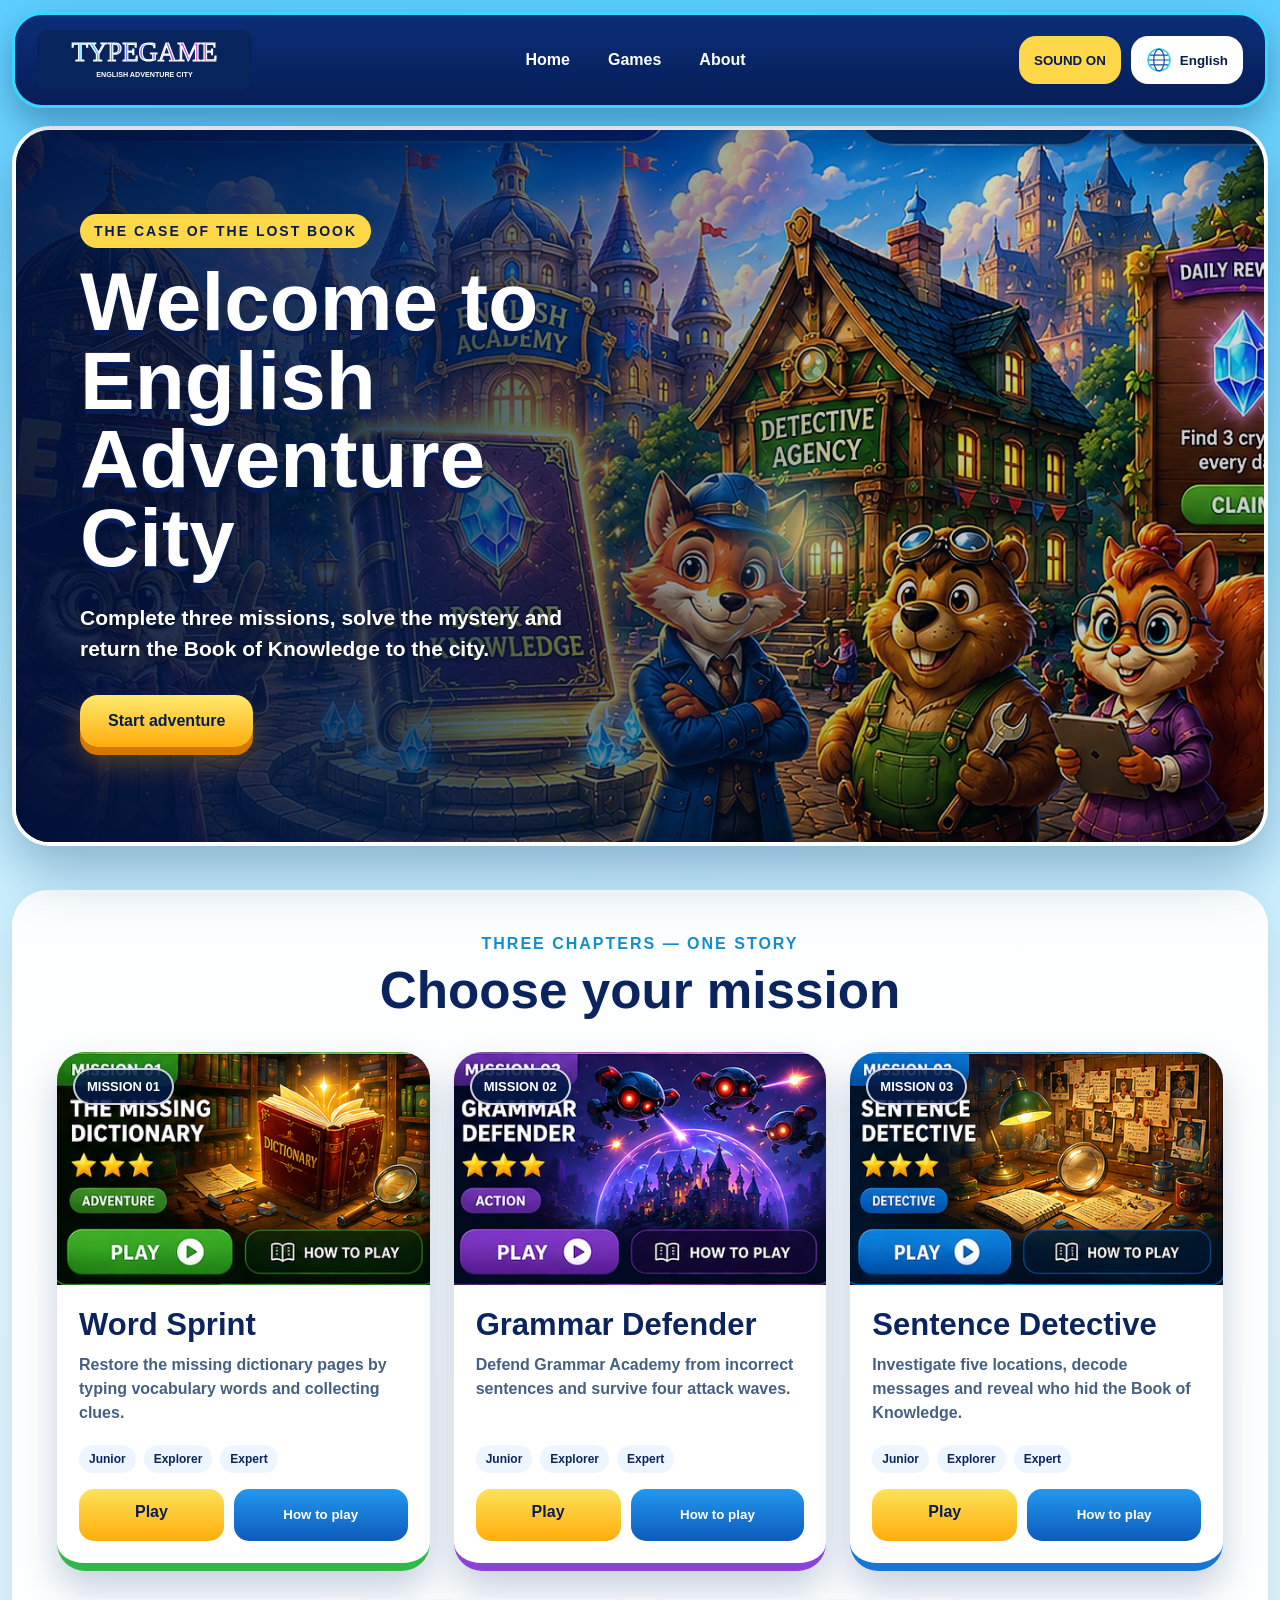
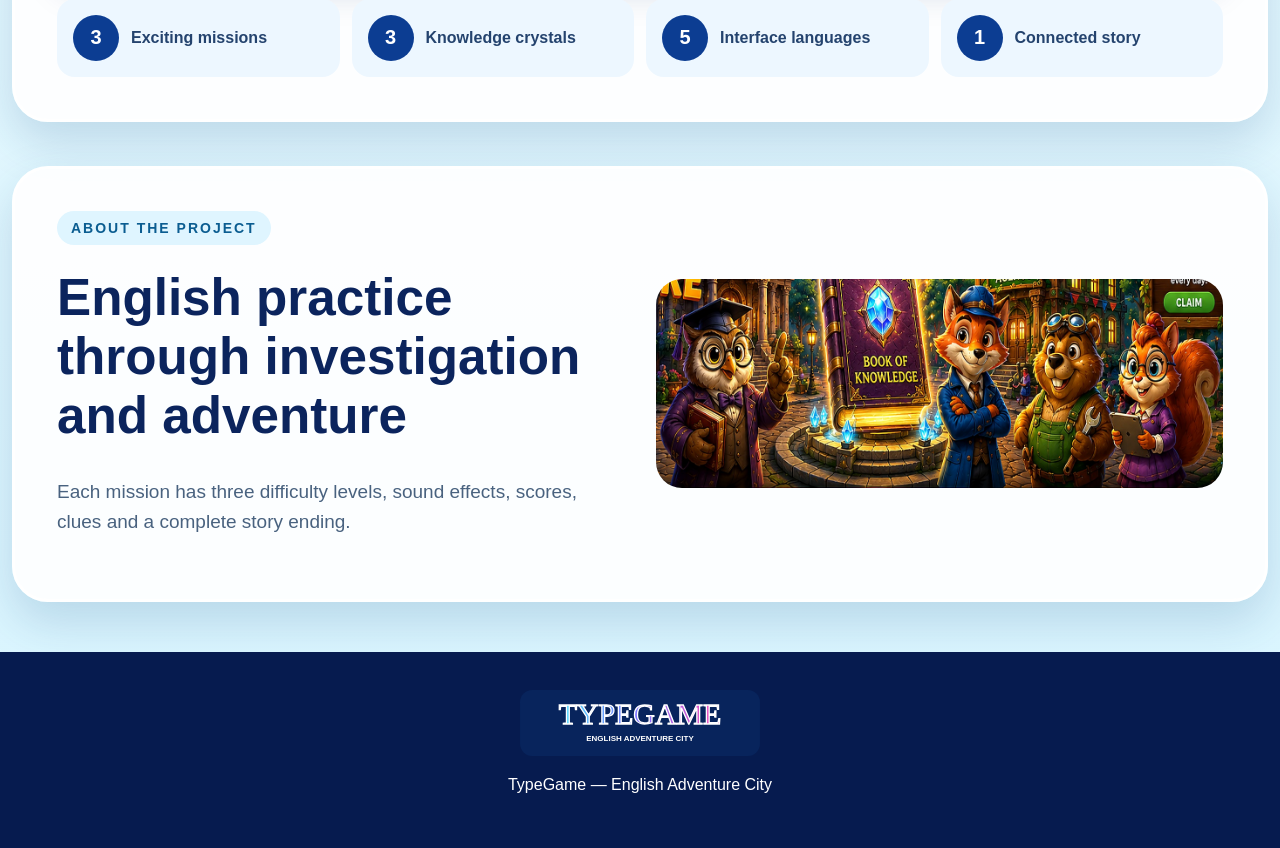
<file: index.html>
<!DOCTYPE html>
<html lang="en" dir="ltr">
<head>
  <meta charset="UTF-8">
  <meta name="viewport" content="width=device-width, initial-scale=1">
  <title>TypeGame — English Adventure City</title>
  <link rel="stylesheet" href="style.css">
</head>
<body>
  <div class="intro" id="intro" aria-hidden="true">
    <img src="images/logo/logo.svg" alt="TypeGame">
    <p>English Adventure City</p>
  </div>

  <header class="site-header">
    <a class="brand" href="#home">
      <img src="images/logo/logo.svg" alt="TypeGame">
    </a>

    <nav aria-label="Main navigation">
      <a href="#home" data-i18n="navHome">Home</a>
      <a href="#games" data-i18n="navGames">Games</a>
      <a href="#about" data-i18n="navAbout">About</a>
    </nav>

    <div class="header-actions">
      <button id="soundToggle" class="sound-toggle" type="button">SOUND ON</button>
      <div class="language">
        <button id="languageButton" class="language-current" type="button" aria-expanded="false">
          <img src="images/icons/globe.svg" alt="">
          <span id="languageLabel">English</span>
        </button>
        <div id="languageMenu" class="language-menu">
          <button type="button" data-lang="en">English</button>
          <button type="button" data-lang="ru">Русский</button>
          <button type="button" data-lang="be">Беларуская</button>
          <button type="button" data-lang="zh">中文</button>
          <button type="button" data-lang="ar">العربية</button>
        </div>
      </div>
    </div>
  </header>

  <main>
    <section class="hero" id="home">
      <img class="hero-art" src="images/hero/hero-city-wow.jpg" alt="English Adventure City">
      <div class="hero-overlay"></div>
      <div class="hero-copy">
        <p class="eyebrow" data-i18n="heroEyebrow">THE CASE OF THE LOST BOOK</p>
        <h1 data-i18n="heroTitle">Welcome to English Adventure City</h1>
        <p class="hero-text" data-i18n="heroText">
          Complete three missions, solve the mystery and return the Book of Knowledge to the city.
        </p>
        <a class="primary-button" href="#games" data-i18n="startAdventure">Start adventure</a>
      </div>
      <div class="book-glow" aria-hidden="true"></div>
    </section>

    <section class="mission-section" id="games">
      <div class="section-heading">
        <p data-i18n="missionLabel">THREE CHAPTERS — ONE STORY</p>
        <h2 data-i18n="chooseMission">Choose your mission</h2>
      </div>

      <div class="mission-grid">
        <article class="mission-card green">
          <div class="mission-image">
            <img src="images/cards/word-sprint-wow.jpg" alt="The Missing Dictionary">
            <span class="mission-number">MISSION 01</span>
          </div>
          <div class="mission-content">
            <h3>Word Sprint</h3>
            <p data-i18n="wordText">Restore the missing dictionary pages by typing vocabulary words and collecting clues.</p>
            <div class="level-row"><span>Junior</span><span>Explorer</span><span>Expert</span></div>
            <div class="mission-actions">
              <a class="play-button" href="games/word-sprint.html" data-i18n="play">Play</a>
              <button class="rules-button" type="button" data-game="word" data-i18n="howToPlay">How to play</button>
            </div>
          </div>
        </article>

        <article class="mission-card purple">
          <div class="mission-image">
            <img src="images/cards/grammar-defender-wow.jpg" alt="Grammar Defender">
            <span class="mission-number">MISSION 02</span>
          </div>
          <div class="mission-content">
            <h3>Grammar Defender</h3>
            <p data-i18n="grammarText">Defend Grammar Academy from incorrect sentences and survive four attack waves.</p>
            <div class="level-row"><span>Junior</span><span>Explorer</span><span>Expert</span></div>
            <div class="mission-actions">
              <a class="play-button" href="games/grammar-defender.html" data-i18n="play">Play</a>
              <button class="rules-button" type="button" data-game="grammar" data-i18n="howToPlay">How to play</button>
            </div>
          </div>
        </article>

        <article class="mission-card blue">
          <div class="mission-image">
            <img src="images/cards/sentence-detective-wow.jpg" alt="Sentence Detective">
            <span class="mission-number">MISSION 03</span>
          </div>
          <div class="mission-content">
            <h3>Sentence Detective</h3>
            <p data-i18n="sentenceText">Investigate five locations, decode messages and reveal who hid the Book of Knowledge.</p>
            <div class="level-row"><span>Junior</span><span>Explorer</span><span>Expert</span></div>
            <div class="mission-actions">
              <a class="play-button" href="games/sentence-detective.html" data-i18n="play">Play</a>
              <button class="rules-button" type="button" data-game="sentence" data-i18n="howToPlay">How to play</button>
            </div>
          </div>
        </article>
      </div>

      <div class="feature-strip">
        <div><strong>3</strong><span data-i18n="featureMissions">Exciting missions</span></div>
        <div><strong>3</strong><span data-i18n="featureCrystals">Knowledge crystals</span></div>
        <div><strong>5</strong><span data-i18n="featureLanguages">Interface languages</span></div>
        <div><strong>1</strong><span data-i18n="featureStory">Connected story</span></div>
      </div>
    </section>

    <section class="about" id="about">
      <div class="about-text">
        <p class="eyebrow" data-i18n="aboutLabel">ABOUT THE PROJECT</p>
        <h2 data-i18n="aboutTitle">English practice through investigation and adventure</h2>
        <p data-i18n="aboutText">Each mission has three difficulty levels, sound effects, scores, clues and a complete story ending.</p>
      </div>
      <img src="images/characters/hero-team.jpg" alt="TypeGame characters">
    </section>
  </main>

  <footer>
    <img src="images/logo/logo.svg" alt="TypeGame">
    <p>TypeGame — English Adventure City</p>
  </footer>

  <div class="modal" id="rulesModal" aria-hidden="true">
    <div class="modal-backdrop"></div>
    <div class="modal-window" role="dialog" aria-modal="true" aria-labelledby="modalTitle">
      <button class="modal-close" id="modalClose" type="button" aria-label="Close">×</button>
      <p class="eyebrow" data-i18n="briefing">MISSION BRIEFING</p>
      <h2 id="modalTitle">How to play</h2>
      <div id="modalText"></div>
      <a class="primary-button" id="modalPlay" href="#" data-i18n="startMission">Start mission</a>
    </div>
  </div>

  <audio id="clickSound" src="sounds/click.wav"></audio>
  <script src="script.js"></script>
</body>
</html>
</file>
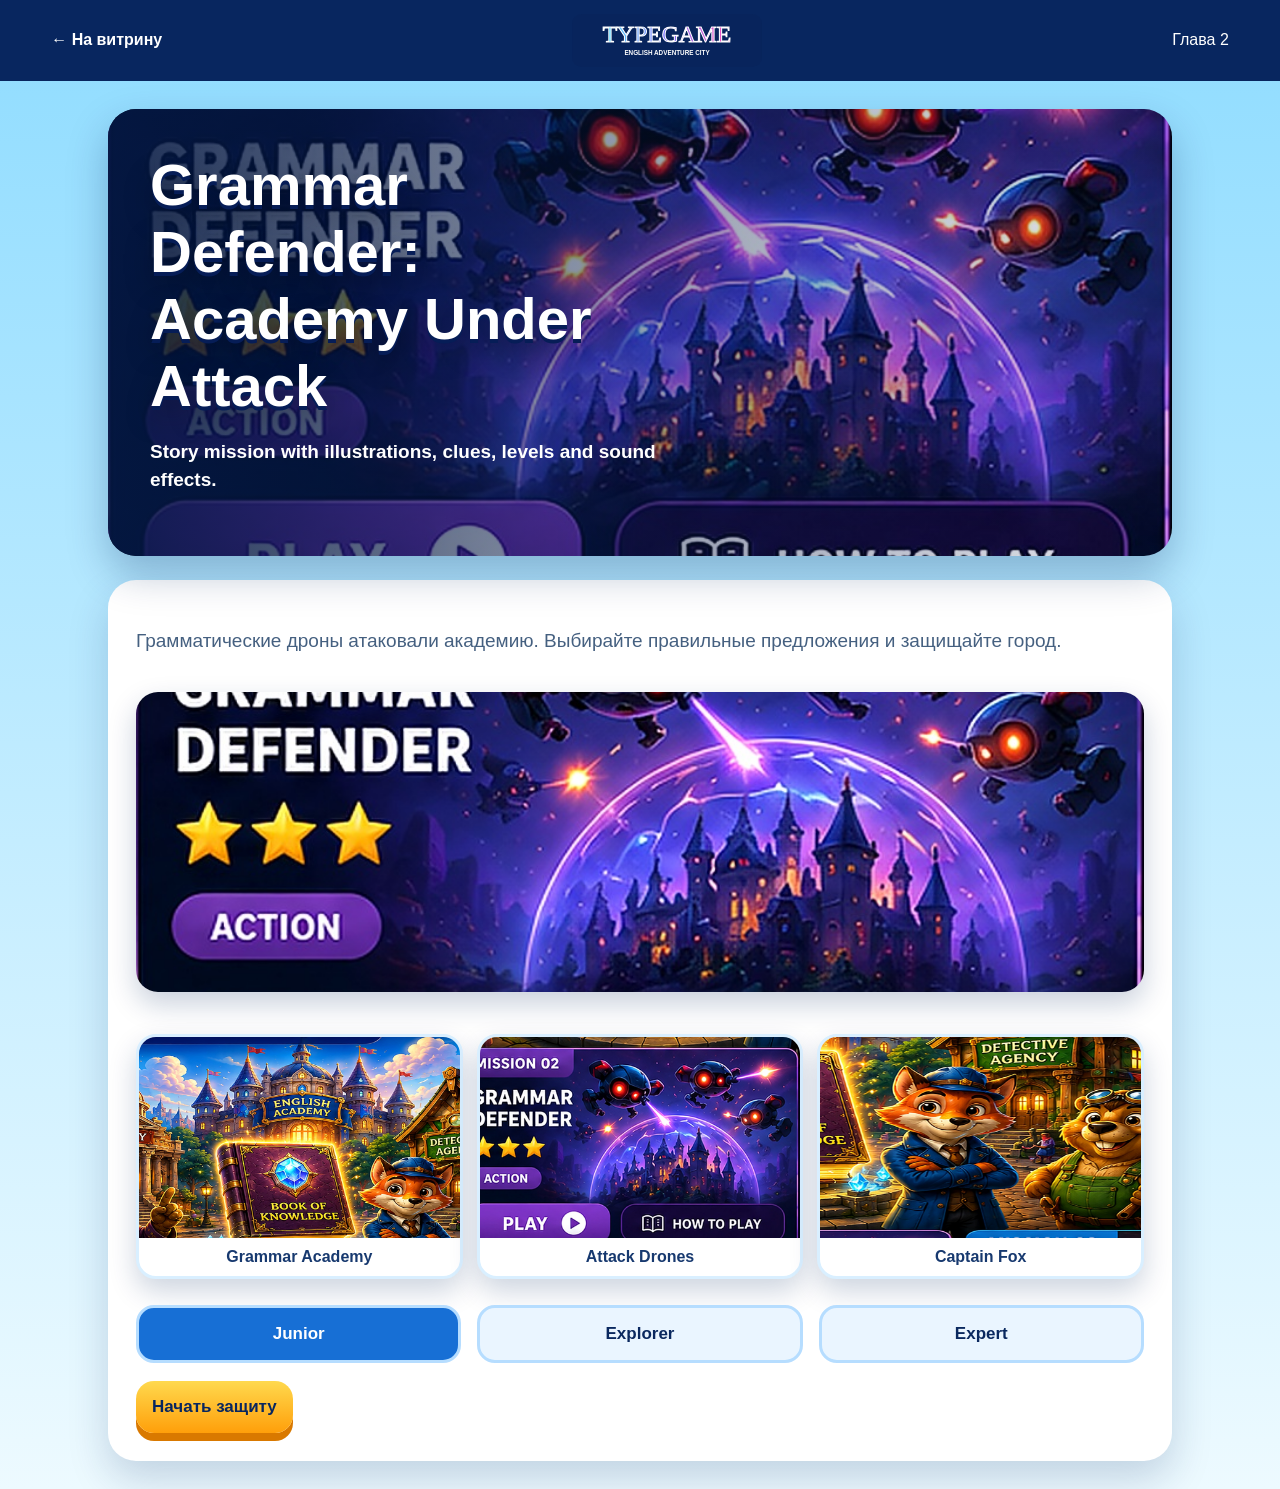
<file: games/grammar-defender.html>
<!DOCTYPE html><html lang="ru"><head><meta charset="UTF-8"><meta name="viewport" content="width=device-width,initial-scale=1"><title>Grammar Defender</title><link rel="stylesheet" href="game.css"></head>
<body><header class="top"><a href="../index.html">← На витрину</a><img class="logo" src="../images/logo/logo.svg" alt="TypeGame"><span>Глава 2</span></header><main class="wrap">
<section class="game-hero game-hero-grammar">
  <div class="game-hero-content">
    <h1>Grammar Defender: Academy Under Attack</h1>
    <p class="lead">Story mission with illustrations, clues, levels and sound effects.</p>
  </div>
</section>
<section class="panel" id="start"><p class="lead">Грамматические дроны атаковали академию. Выбирайте правильные предложения и защищайте город.</p><img class="story-image" src="../images/cards/grammar-defender-wow.jpg" alt="Grammar Defender: Academy Under Attack"><div class="story-gallery"><figure><img src="../images/games/grammar-defender/academy.jpg" alt="Grammar Academy"><figcaption>Grammar Academy</figcaption></figure><figure><img src="../images/games/grammar-defender/drones.jpg" alt="Grammar drones"><figcaption>Attack Drones</figcaption></figure><figure><img src="../images/games/grammar-defender/captain-fox.jpg" alt="Captain Fox"><figcaption>Captain Fox</figcaption></figure></div><div class="choices"><button class="choice active" data-mode="junior">Junior</button><button class="choice" data-mode="explorer">Explorer</button><button class="choice" data-mode="expert">Expert</button></div><br><button class="btn" id="startBtn">Начать защиту</button></section>
<section class="panel hidden" id="game"><div class="mission-scene grammar-scene">
      <div class="mission-scene-text">
        <h2>Defend Grammar Academy</h2>
        <p>Choose the correct sentence before the drones break through the protective shield.</p>
      </div>
    </div><div class="hud"><span>Волна: <b id="wave">1</b>/4</span><span>Очки: <b id="score">0</b></span><span>Защита: <b id="shield">100</b>%</span></div><div class="mission"><h2>Choose the correct sentence</h2></div><div class="targets" id="targets"></div><div class="feedback" id="feedback"></div></section>
<section class="panel result hidden" id="result"><h2 id="resultTitle"></h2><p class="lead" id="resultText"></p><button class="btn" onclick="location.reload()">Сыграть снова</button> <a class="btn" href="../index.html">На витрину</a></section></main>
<audio id="correctSound" src="../sounds/correct.wav"></audio><audio id="wrongSound" src="../sounds/wrong.wav"></audio><audio id="victorySound" src="../sounds/victory.wav"></audio>
<script>
const sets={junior:[['I am happy.','I is happy.','I are happy.'],['She is my friend.','She are my friend.','She am my friend.'],['They are at school.','They is at school.','They am at school.'],['He has a dog.','He have a dog.','He haves a dog.']],explorer:[['The cat is under the table.','The cat are under table.','Cat is under a table.'],['My brother plays football.','My brother play football.','My brother playing football.'],['There are two books.','There is two books.','There be two books.'],['She does not like milk.','She do not likes milk.','She not like milk.']],expert:[['If it rains, we will stay home.','If it will rain, we stay home.','If rain, we will staying home.'],['The homework was finished yesterday.','The homework finished yesterday by me.','The homework were finish yesterday.'],['Neither Tom nor Anna is late.','Neither Tom nor Anna are late.','Neither Tom nor Anna be late.'],['I have lived here for three years.','I live here since three years.','I am living here for three years ago.']]};
let mode='junior',i=0,score=0,shield=100;const start=document.getElementById('start'),game=document.getElementById('game'),result=document.getElementById('result'),targets=document.getElementById('targets');
document.querySelectorAll('.choice').forEach(b=>b.onclick=()=>{document.querySelectorAll('.choice').forEach(x=>x.classList.remove('active'));b.classList.add('active');mode=b.dataset.mode});
const shuffle=a=>[...a].sort(()=>Math.random()-.5);
function draw(){document.getElementById('wave').textContent=i+1;document.getElementById('score').textContent=score;document.getElementById('shield').textContent=shield;const correct=sets[mode][i][0];targets.innerHTML='';shuffle(sets[mode][i]).forEach(t=>{const b=document.createElement('button');b.className='target';b.textContent=t;b.onclick=()=>shoot(t===correct);targets.appendChild(b)})}
function shoot(ok){const f=document.getElementById('feedback');if(ok){score+=150;f.textContent='Точное попадание!';f.className='feedback correct';document.getElementById('correctSound').play().catch(()=>{});i++;if(i>=4)return finish(true)}else{shield-=25;f.textContent='Неверная цель!';f.className='feedback wrong';document.getElementById('wrongSound').play().catch(()=>{});if(shield<=0)return finish(false)}setTimeout(draw,450)}
function finish(win){game.classList.add('hidden');result.classList.remove('hidden');document.getElementById('resultTitle').textContent=win?'Academy saved!':'Defense failed';document.getElementById('resultText').textContent=`Очки: ${score}. Защита: ${shield}%.`;if(win)document.getElementById('victorySound').play().catch(()=>{});localStorage.setItem('typegame_grammar_complete',win?'1':'0')}
document.getElementById('startBtn').onclick=()=>{i=0;score=0;shield=100;start.classList.add('hidden');game.classList.remove('hidden');draw()};
</script></body></html>
</file>
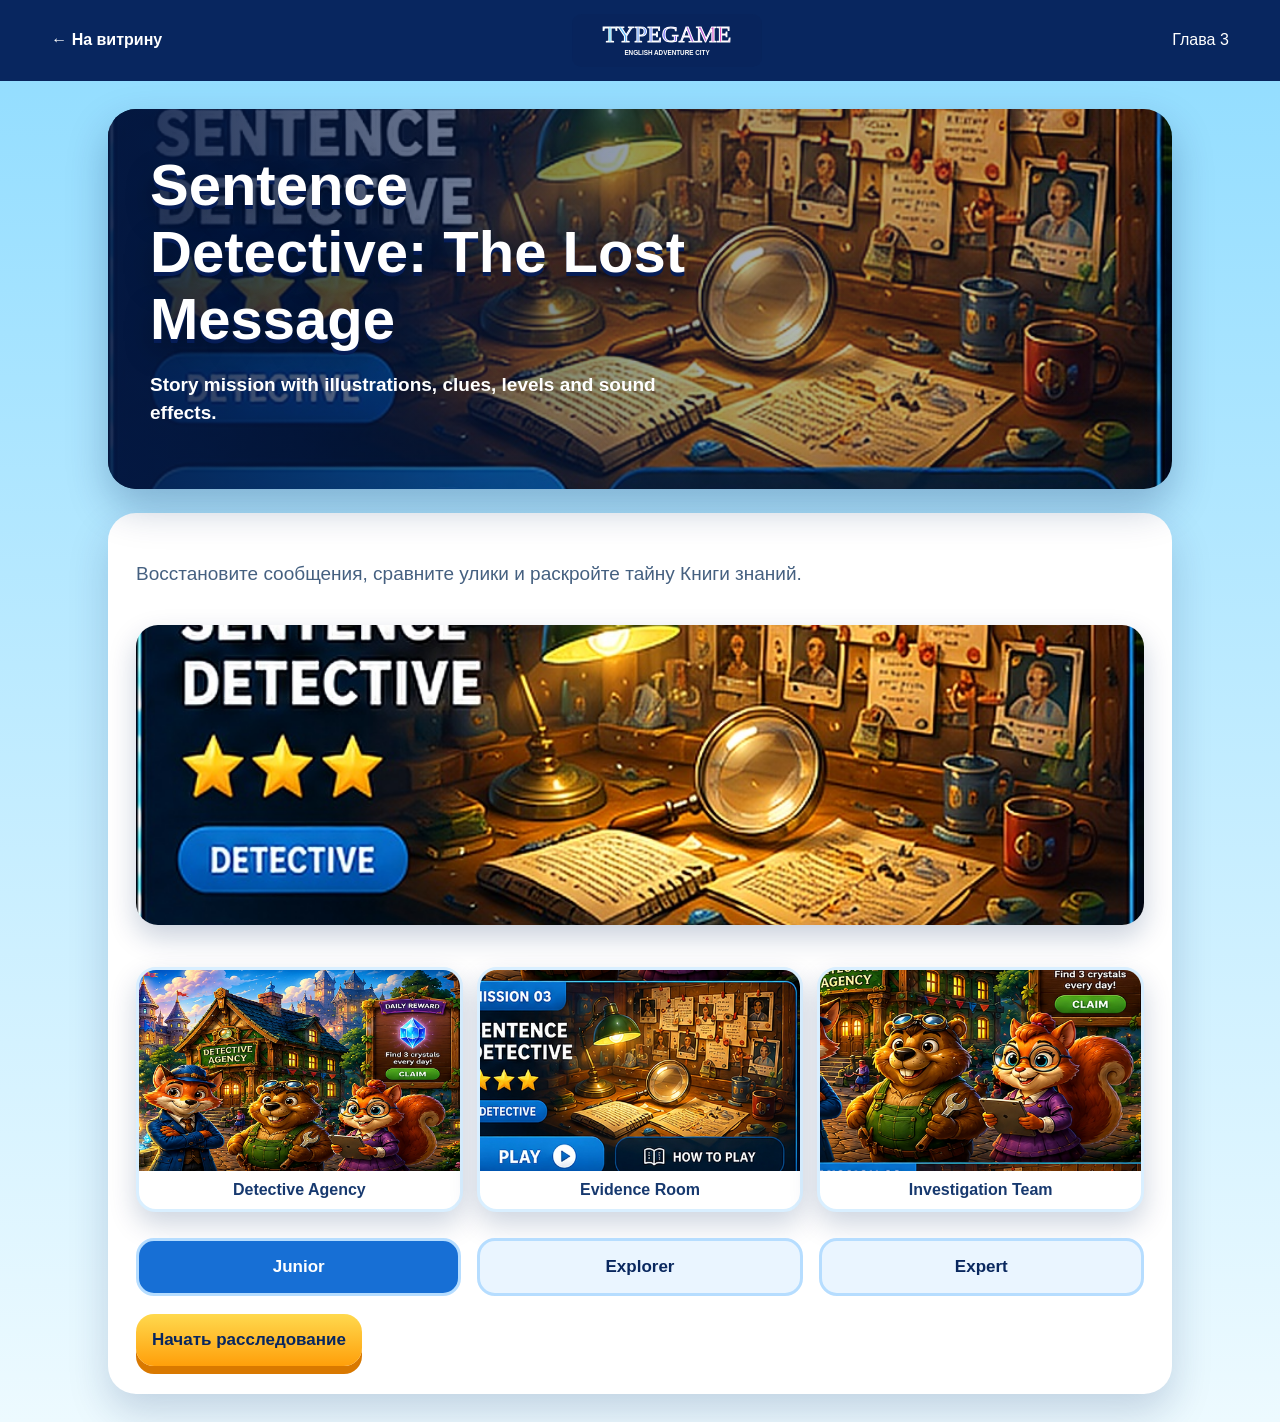
<file: games/sentence-detective.html>
<!DOCTYPE html><html lang="ru"><head><meta charset="UTF-8"><meta name="viewport" content="width=device-width,initial-scale=1"><title>Sentence Detective</title><link rel="stylesheet" href="game.css"></head>
<body><header class="top"><a href="../index.html">← На витрину</a><img class="logo" src="../images/logo/logo.svg" alt="TypeGame"><span>Глава 3</span></header><main class="wrap">
<section class="game-hero game-hero-sentence">
  <div class="game-hero-content">
    <h1>Sentence Detective: The Lost Message</h1>
    <p class="lead">Story mission with illustrations, clues, levels and sound effects.</p>
  </div>
</section>
<section class="panel" id="start"><p class="lead">Восстановите сообщения, сравните улики и раскройте тайну Книги знаний.</p><img class="story-image" src="../images/cards/sentence-detective-wow.jpg" alt="Sentence Detective: The Lost Message"><div class="story-gallery"><figure><img src="../images/games/sentence-detective/agency.jpg" alt="Detective Agency"><figcaption>Detective Agency</figcaption></figure><figure><img src="../images/games/sentence-detective/evidence-room.jpg" alt="Evidence room"><figcaption>Evidence Room</figcaption></figure><figure><img src="../images/games/sentence-detective/detective-team.jpg" alt="Detective team"><figcaption>Investigation Team</figcaption></figure></div><div class="choices"><button class="choice active" data-mode="junior">Junior</button><button class="choice" data-mode="explorer">Explorer</button><button class="choice" data-mode="expert">Expert</button></div><br><button class="btn" id="startBtn">Начать расследование</button></section>
<section class="panel hidden" id="game"><div class="mission-scene sentence-scene">
      <div class="mission-scene-text">
        <h2>Investigate the Lost Message</h2>
        <p>Restore secret sentences, compare evidence and reveal who hid the Book of Knowledge.</p>
      </div>
    </div><div class="hud"><span>Сцена: <b id="scene">1</b>/5</span><span>Очки: <b id="score">0</b></span><span>Подсказки: <b id="hints">3</b></span></div><div class="mission"><h2 id="caseTitle">Crime Scene</h2><p>Нажимайте на слова в правильном порядке.</p></div><h3>Собранное предложение</h3><div class="sentence-line" id="line"></div><h3>Найденные слова</h3><div class="sentence-pool" id="pool"></div><button class="btn" id="checkBtn">Проверить</button> <button class="btn" id="resetBtn">Сбросить</button><div class="feedback" id="feedback"></div></section>
<section class="panel result hidden" id="result"><h2 id="resultTitle"></h2><p class="lead" id="resultText"></p><button class="btn" onclick="location.reload()">Сыграть снова</button> <a class="btn" href="../index.html">На витрину</a></section></main>
<audio id="correctSound" src="../sounds/correct.wav"></audio><audio id="wrongSound" src="../sounds/wrong.wav"></audio><audio id="victorySound" src="../sounds/victory.wav"></audio>
<script>
const cases={junior:['The book is missing','The owl found a key','The fox saw a shadow','The beaver opened the door','The librarian hid the map'],explorer:['The mysterious visitor left the library early','Professor Owl discovered a torn blue ticket','Captain Fox followed footprints to the station','Builder Beaver repaired the secret underground door','The station manager returned the stolen book'],expert:['Although the alarm rang nobody saw the masked visitor','The detective realised that the first witness had lied','A hidden message revealed where the ancient key was kept','Before sunrise the team entered the abandoned clock tower','The evidence proved that the curator had protected the book']};
let mode='junior',i=0,score=0,hints=3,selected=[];const titles=['Crime Scene','Witness Interview','Evidence Lab','Suspect Check','Final Deduction'];const start=document.getElementById('start'),game=document.getElementById('game'),result=document.getElementById('result'),pool=document.getElementById('pool'),line=document.getElementById('line');
document.querySelectorAll('.choice').forEach(b=>b.onclick=()=>{document.querySelectorAll('.choice').forEach(x=>x.classList.remove('active'));b.classList.add('active');mode=b.dataset.mode});
const shuffle=a=>[...a].sort(()=>Math.random()-.5);
function draw(){selected=[];line.innerHTML='';pool.innerHTML='';document.getElementById('scene').textContent=i+1;document.getElementById('score').textContent=score;document.getElementById('hints').textContent=hints;document.getElementById('caseTitle').textContent=titles[i];shuffle(cases[mode][i].split(' ')).forEach(w=>{const b=document.createElement('button');b.className='word';b.textContent=w;b.onclick=()=>{selected.push(w);line.appendChild(b)};pool.appendChild(b)})}
document.getElementById('resetBtn').onclick=draw;document.getElementById('checkBtn').onclick=()=>{const built=selected.join(' '),expected=cases[mode][i],f=document.getElementById('feedback');if(built===expected){score+=200;f.textContent='Улика расшифрована!';f.className='feedback correct';document.getElementById('correctSound').play().catch(()=>{});i++;if(i>=5)return finish(true);setTimeout(draw,450)}else{hints--;f.textContent='Порядок неверный.';f.className='feedback wrong';document.getElementById('wrongSound').play().catch(()=>{});document.getElementById('hints').textContent=hints;if(hints<=0)return finish(false)}};
function finish(win){game.classList.add('hidden');result.classList.remove('hidden');document.getElementById('resultTitle').textContent=win?'Mystery solved!':'Investigation paused';document.getElementById('resultText').textContent=win?`Вы раскрыли дело. Очки: ${score}. Книга знаний спасена.`:`Подсказки закончились. Очки: ${score}.`;if(win)document.getElementById('victorySound').play().catch(()=>{});localStorage.setItem('typegame_sentence_complete',win?'1':'0')}
document.getElementById('startBtn').onclick=()=>{i=0;score=0;hints=3;start.classList.add('hidden');game.classList.remove('hidden');draw()};
</script></body></html>
</file>
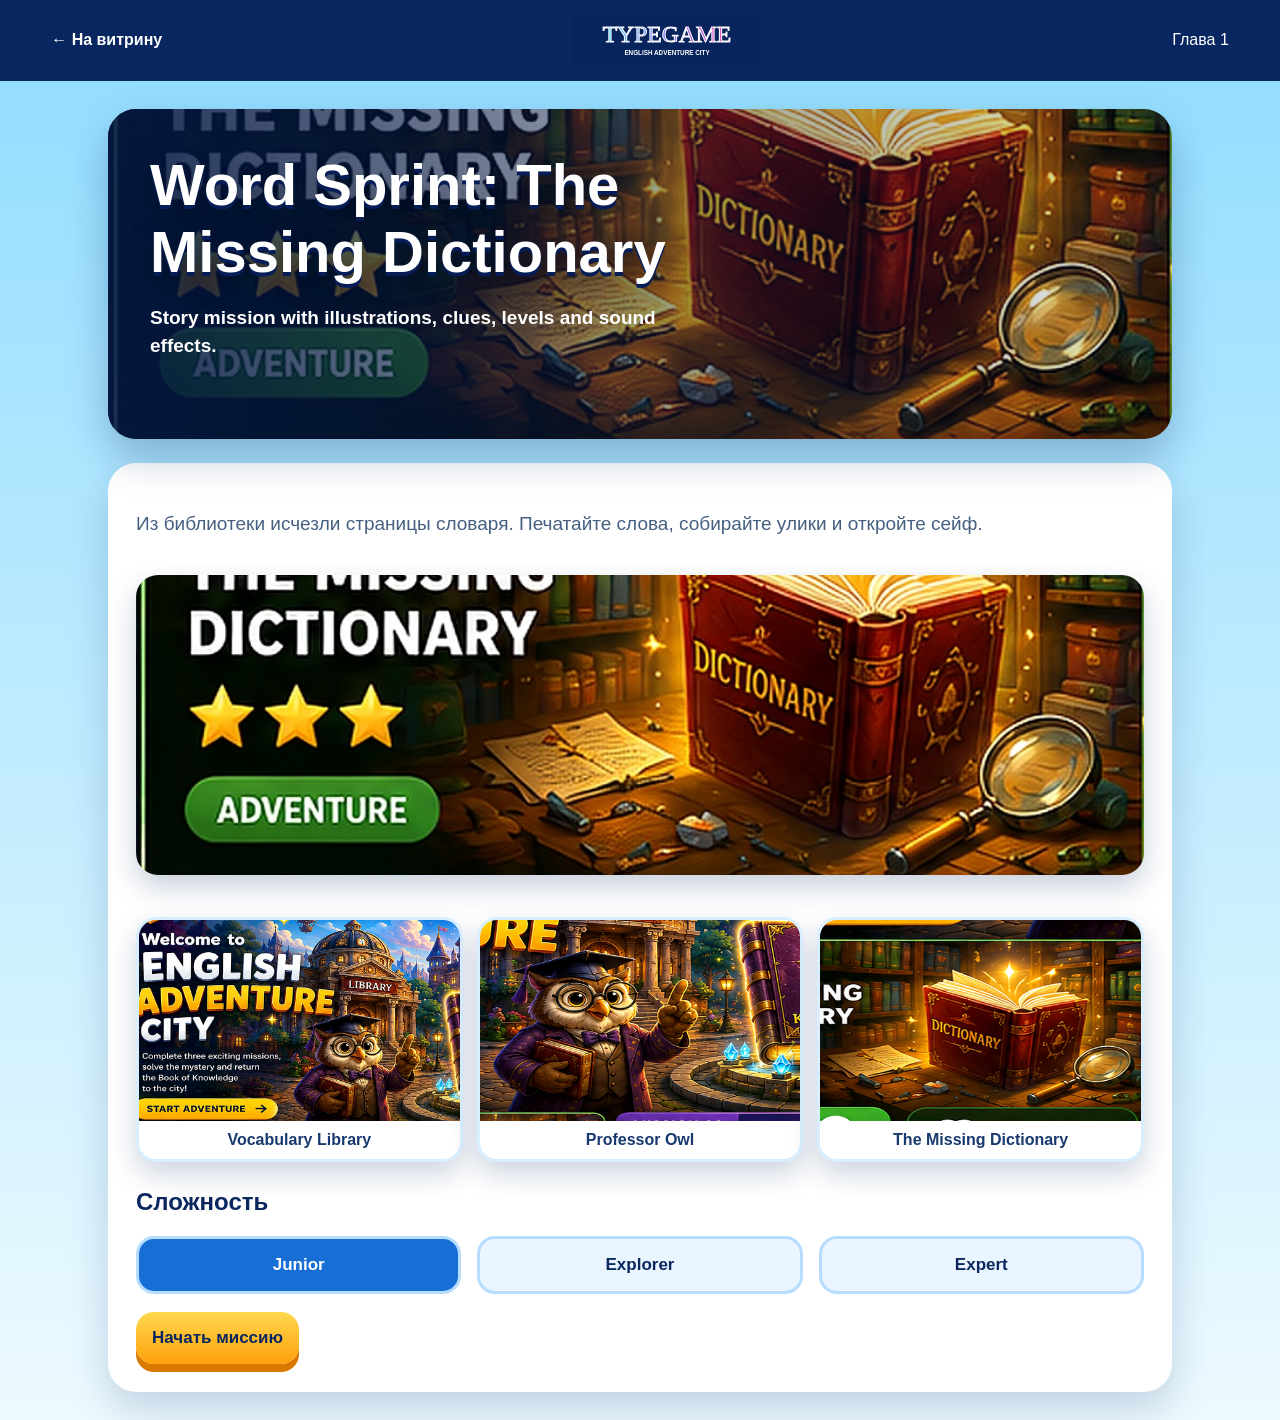
<file: games/word-sprint.html>
<!DOCTYPE html><html lang="ru"><head><meta charset="UTF-8"><meta name="viewport" content="width=device-width,initial-scale=1"><title>Word Sprint</title><link rel="stylesheet" href="game.css"></head>
<body><header class="top"><a href="../index.html">← На витрину</a><img class="logo" src="../images/logo/logo.svg" alt="TypeGame"><span>Глава 1</span></header>
<main class="wrap">
<section class="game-hero game-hero-word">
  <div class="game-hero-content">
    <h1>Word Sprint: The Missing Dictionary</h1>
    <p class="lead">Story mission with illustrations, clues, levels and sound effects.</p>
  </div>
</section>
<section class="panel" id="start"><p class="lead">Из библиотеки исчезли страницы словаря. Печатайте слова, собирайте улики и откройте сейф.</p><img class="story-image" src="../images/cards/word-sprint-wow.jpg" alt="Word Sprint: The Missing Dictionary"><div class="story-gallery"><figure><img src="../images/games/word-sprint/library.jpg" alt="Vocabulary Library"><figcaption>Vocabulary Library</figcaption></figure><figure><img src="../images/games/word-sprint/professor-owl.jpg" alt="Professor Owl"><figcaption>Professor Owl</figcaption></figure><figure><img src="../images/games/word-sprint/dictionary.jpg" alt="Missing Dictionary"><figcaption>The Missing Dictionary</figcaption></figure></div><h2>Сложность</h2>
<div class="choices"><button class="choice active" data-mode="junior">Junior</button><button class="choice" data-mode="explorer">Explorer</button><button class="choice" data-mode="expert">Expert</button></div><br><button class="btn" id="startBtn">Начать миссию</button></section>
<section class="panel hidden" id="game"><div class="mission-scene word-scene">
      <div class="mission-scene-text">
        <h2>Search the Vocabulary Library</h2>
        <p>Type the English words correctly, recover the lost pages and collect every clue.</p>
      </div>
    </div><div class="hud"><span>Миссия: <b id="level">1</b>/4</span><span>Очки: <b id="score">0</b></span><span>Жизни: <b id="lives">3</b></span><span>Серия: <b id="streak">0</b></span></div>
<div class="mission"><h2 id="missionTitle">Library Search</h2><p>Напечатайте слово</p><div class="task" id="taskWord">cat</div></div>
<input class="input" id="answer" type="text" autocomplete="off" placeholder="Введите слово и нажмите Enter"><div class="feedback" id="feedback"></div><h3>Журнал улик</h3><div class="evidence" id="evidence"></div></section>
<section class="panel result hidden" id="result"><h2 id="resultTitle"></h2><p class="lead" id="resultText"></p><button class="btn" id="againBtn">Сыграть снова</button> <a class="btn" href="../index.html">На витрину</a></section></main>
<audio id="correctSound" src="../sounds/correct.wav"></audio><audio id="wrongSound" src="../sounds/wrong.wav"></audio><audio id="victorySound" src="../sounds/victory.wav"></audio>
<script>
const modes={junior:{lives:5,words:[['cat','dog','fish','bird'],['apple','bread','milk','cake'],['book','pen','desk','bag'],['school','teacher','pencil','window']]},explorer:{lives:4,words:[['rabbit','turtle','monkey','parrot'],['orange','cheese','carrot','banana'],['library','notebook','eraser','lesson'],['classroom','homework','student','question']]},expert:{lives:3,words:[['butterfly','crocodile','elephant','hedgehog'],['strawberry','sandwich','vegetable','breakfast'],['dictionary','calculator','blackboard','classmate'],['information','adventure','mysterious','investigation']]}};
let mode='junior',level=0,index=0,score=0,lives=5,streak=0,found=0;const titles=['Library Search','Witness Notes','Secret Code','Final Safe'];const start=document.getElementById('start'),game=document.getElementById('game'),result=document.getElementById('result'),answer=document.getElementById('answer'),feedback=document.getElementById('feedback');
document.querySelectorAll('.choice').forEach(b=>b.onclick=()=>{document.querySelectorAll('.choice').forEach(x=>x.classList.remove('active'));b.classList.add('active');mode=b.dataset.mode});
function buildEvidence(){const box=document.getElementById('evidence');box.innerHTML='';for(let i=0;i<16;i++){const d=document.createElement('div');d.className='clue';d.textContent='Улика '+(i+1);box.appendChild(d)}}
function update(){document.getElementById('level').textContent=level+1;document.getElementById('score').textContent=score;document.getElementById('lives').textContent=lives;document.getElementById('streak').textContent=streak;document.getElementById('missionTitle').textContent=titles[level];document.getElementById('taskWord').textContent=modes[mode].words[level][index];answer.value='';answer.focus()}
function finish(win){game.classList.add('hidden');result.classList.remove('hidden');document.getElementById('resultTitle').textContent=win?'Case solved!':'Mission failed';document.getElementById('resultText').textContent=`Очки: ${score}. Найдено улик: ${found}/16.`;if(win)document.getElementById('victorySound').play().catch(()=>{});localStorage.setItem('typegame_word_complete',win?'1':'0')}
function next(){index++;if(index>=modes[mode].words[level].length){index=0;level++}if(level>=4)return finish(true);update()}
answer.addEventListener('keydown',e=>{if(e.key!=='Enter')return;const expected=modes[mode].words[level][index];if(answer.value.trim().toLowerCase()===expected.toLowerCase()){score+=100+streak*10;streak++;document.querySelectorAll('.clue')[found++].classList.add('found');feedback.textContent='Верно! Улика добавлена.';feedback.className='feedback correct';document.getElementById('correctSound').play().catch(()=>{});setTimeout(next,400)}else{lives--;streak=0;feedback.textContent='Ошибка. Попробуйте ещё раз.';feedback.className='feedback wrong';document.getElementById('wrongSound').play().catch(()=>{});document.getElementById('lives').textContent=lives;if(lives<=0)setTimeout(()=>finish(false),400)}});
document.getElementById('startBtn').onclick=()=>{level=0;index=0;score=0;streak=0;found=0;lives=modes[mode].lives;buildEvidence();start.classList.add('hidden');game.classList.remove('hidden');update()};
document.getElementById('againBtn').onclick=()=>{result.classList.add('hidden');start.classList.remove('hidden')};
</script></body></html>
</file>
<file: style.css>
:root{
  --navy:#071b4f;
  --navy-2:#0b2c72;
  --cyan:#35d7ff;
  --gold:#ffd84a;
  --white:#ffffff;
  --ink:#0b245d;
}
*{box-sizing:border-box}
html{scroll-behavior:smooth}
body{
  margin:0;
  min-height:100vh;
  font-family:Arial,Helvetica,sans-serif;
  color:var(--ink);
  background:
    radial-gradient(circle at 50% 0%,rgba(86,208,255,.35),transparent 35%),
    linear-gradient(180deg,#5dcfff 0%,#eafaff 46%,#d8f5ff 100%);
}
body.rtl{direction:rtl}
.intro{
  position:fixed;inset:0;z-index:9999;
  display:grid;place-items:center;align-content:center;
  background:#061b4f;
  transition:opacity .7s ease,visibility .7s ease;
}
.intro.hide{opacity:0;visibility:hidden}
.intro img{width:min(620px,80vw);animation:pop .8s ease}
.intro p{color:#fff;font-size:22px;font-weight:900;letter-spacing:3px}
@keyframes pop{from{transform:scale(.72);opacity:0}to{transform:scale(1);opacity:1}}

.site-header{
  position:sticky;top:12px;z-index:100;
  width:min(1480px,calc(100% - 24px));
  min-height:96px;
  margin:12px auto 0;
  padding:12px 22px;
  display:flex;align-items:center;justify-content:space-between;gap:20px;
  background:linear-gradient(180deg,#0b2e78,#061d57);
  border:3px solid var(--cyan);
  border-radius:30px;
  box-shadow:0 14px 34px rgba(4,29,77,.35);
}
.brand img{width:215px;display:block}
nav{display:flex;gap:8px;flex-wrap:wrap}
nav a{
  color:#fff;text-decoration:none;font-weight:900;
  padding:11px 15px;border-radius:16px;transition:.2s;
}
nav a:hover{background:var(--gold);color:var(--navy)}
.header-actions{display:flex;align-items:center;gap:10px}
.sound-toggle,.language-current{
  min-height:48px;border:0;border-radius:17px;
  padding:11px 15px;font-weight:900;cursor:pointer;
}
.sound-toggle{background:var(--gold);color:var(--navy)}
.language{position:relative}
.language-current{
  display:flex;align-items:center;gap:8px;
  background:#fff;color:var(--navy);
}
.language-current img{width:26px}
.language-menu{
  display:none;position:absolute;right:0;top:58px;z-index:150;
  min-width:180px;padding:8px;
  background:#fff;border-radius:16px;
  box-shadow:0 16px 38px rgba(0,0,0,.24);
}
.language-menu.open{display:grid}
.language-menu button{
  border:0;background:transparent;text-align:left;
  padding:11px;border-radius:10px;font-weight:800;cursor:pointer;
}
.language-menu button:hover{background:#eaf6ff}

.hero{
  position:relative;
  width:min(1480px,calc(100% - 24px));
  min-height:720px;
  margin:18px auto 0;
  overflow:hidden;
  border:4px solid #fff;
  border-radius:38px;
  box-shadow:0 24px 55px rgba(2,49,98,.32);
}
.hero-art{
  position:absolute;inset:0;
  width:100%;height:100%;object-fit:cover;object-position:center;
  transform:scale(1.025);
}
.hero-overlay{
  position:absolute;inset:0;
  background:
    linear-gradient(90deg,rgba(2,18,61,.92) 0%,rgba(3,31,79,.76) 31%,rgba(3,31,79,.12) 67%,rgba(3,31,79,.06) 100%),
    linear-gradient(180deg,rgba(0,0,0,.08),rgba(0,0,0,.18));
}
.hero-copy{
  position:relative;z-index:2;
  max-width:650px;padding:84px 64px;color:#fff;
}
.eyebrow{
  display:inline-block;margin:0 0 15px;padding:9px 14px;
  color:var(--navy);background:var(--gold);
  border-radius:999px;font-size:14px;font-weight:900;letter-spacing:2px;
}
.hero h1{
  margin:0 0 24px;
  font-size:clamp(54px,6.4vw,92px);
  line-height:.96;font-weight:900;
  text-shadow:0 5px 0 #061d57,0 16px 35px rgba(0,0,0,.35);
}
.hero-text{
  max-width:590px;margin:0 0 30px;
  font-size:21px;line-height:1.52;font-weight:700;
  text-shadow:0 2px 5px rgba(0,0,0,.5);
}
.primary-button{
  display:inline-block;padding:17px 28px;
  border-radius:18px;
  background:linear-gradient(#ffe96f,#ffae0b);
  color:var(--navy);text-decoration:none;font-weight:900;
  box-shadow:0 8px 0 #d87700,0 16px 28px rgba(255,158,0,.3);
  transition:.2s;
}
.primary-button:hover{transform:translateY(-3px)}
.book-glow{
  position:absolute;left:56%;top:45%;
  width:160px;height:160px;border-radius:50%;
  background:radial-gradient(circle,rgba(255,238,110,.7),rgba(84,212,255,.28),transparent 70%);
  filter:blur(12px);animation:pulse 2.2s infinite ease-in-out;
  pointer-events:none;
}
@keyframes pulse{
  0%,100%{transform:scale(.9);opacity:.45}
  50%{transform:scale(1.18);opacity:.85}
}

.mission-section,.about{
  width:min(1480px,calc(100% - 24px));
  margin:44px auto;
  padding:42px;
  background:rgba(255,255,255,.92);
  border:3px solid #fff;border-radius:36px;
  box-shadow:0 20px 48px rgba(15,72,126,.18);
}
.section-heading{text-align:center}
.section-heading p{
  margin:0;color:#148dcc;font-weight:900;letter-spacing:2px
}
.section-heading h2,.about h2{
  margin:8px 0 32px;
  font-size:clamp(38px,4vw,58px);
}
.mission-grid{
  display:grid;grid-template-columns:repeat(3,1fr);gap:24px;
}
.mission-card{
  overflow:hidden;
  background:#fff;border-radius:28px;
  box-shadow:0 18px 36px rgba(7,48,105,.22);
  transition:transform .24s ease,box-shadow .24s ease;
}
.mission-card:hover{
  transform:translateY(-10px) scale(1.01);
  box-shadow:0 28px 48px rgba(7,48,105,.28);
}
.mission-image{position:relative}
.mission-image img{
  width:100%;aspect-ratio:16/10;object-fit:cover;display:block;
}
.mission-number{
  position:absolute;left:16px;top:16px;
  padding:9px 12px;border-radius:999px;
  color:#fff;font-size:13px;font-weight:900;
  background:rgba(5,26,72,.86);border:2px solid rgba(255,255,255,.8);
}
.mission-content{padding:22px}
.mission-content h3{margin:0 0 10px;font-size:31px}
.mission-content p{min-height:76px;margin:0;color:#456080;line-height:1.5;font-weight:650}
.level-row{display:flex;gap:8px;flex-wrap:wrap;margin:16px 0}
.level-row span{
  padding:7px 10px;border-radius:999px;
  background:#edf6ff;font-size:12px;font-weight:900;
}
.mission-actions{display:grid;grid-template-columns:1fr 1.2fr;gap:10px}
.play-button,.rules-button{
  min-height:52px;padding:14px;
  border:0;border-radius:15px;
  font-weight:900;text-align:center;text-decoration:none;cursor:pointer;
}
.play-button{background:linear-gradient(#ffe25b,#ffad0a);color:var(--navy)}
.rules-button{background:linear-gradient(#2298ef,#0d5bbb);color:#fff}
.green{border-bottom:8px solid #31b84b}
.purple{border-bottom:8px solid #8b43d5}
.blue{border-bottom:8px solid #1675d5}

.feature-strip{
  display:grid;grid-template-columns:repeat(4,1fr);gap:12px;margin-top:28px;
}
.feature-strip div{
  display:flex;align-items:center;gap:12px;
  padding:16px;border-radius:18px;background:#edf7ff;
}
.feature-strip strong{
  display:grid;place-items:center;min-width:46px;height:46px;border-radius:50%;
  background:#0c3d92;color:#fff;font-size:20px;
}
.feature-strip span{font-weight:900;color:#24436e}

.about{
  display:grid;grid-template-columns:1fr 1fr;align-items:center;gap:32px;
}
.about .eyebrow{background:#dff5ff;color:#0b5d91}
.about img{
  width:100%;max-height:370px;object-fit:cover;border-radius:26px;
}
.about p:not(.eyebrow){font-size:19px;line-height:1.6;color:#49627f}

footer{
  margin-top:50px;padding:38px;text-align:center;
  color:#fff;background:#061b4f;
}
footer img{width:240px}
.modal{position:fixed;inset:0;z-index:300;display:none}
.modal.open{display:grid;place-items:center}
.modal-backdrop{position:absolute;inset:0;background:rgba(0,17,51,.76)}
.modal-window{
  position:relative;z-index:2;
  width:min(650px,calc(100% - 28px));
  padding:32px;border-radius:28px;background:#fff;
  box-shadow:0 26px 70px rgba(0,0,0,.38);
}
.modal-close{
  position:absolute;right:16px;top:10px;
  border:0;background:transparent;font-size:34px;cursor:pointer;
}
.modal-window li{margin:11px 0;line-height:1.45}

@media(max-width:1050px){
  .site-header{flex-wrap:wrap}
  .mission-grid{grid-template-columns:1fr 1fr}
  .mission-card:last-child{grid-column:1/-1;max-width:700px;width:100%;justify-self:center}
  .about{grid-template-columns:1fr}
}
@media(max-width:720px){
  .site-header{justify-content:center}
  nav{justify-content:center}
  .header-actions{flex-wrap:wrap;justify-content:center}
  .hero{min-height:650px}
  .hero-copy{padding:54px 24px;text-align:center}
  .hero h1{font-size:50px}
  .mission-section,.about{padding:22px}
  .mission-grid{grid-template-columns:1fr}
  .mission-card:last-child{grid-column:auto;max-width:none}
  .feature-strip{grid-template-columns:1fr 1fr}
  .mission-actions{grid-template-columns:1fr}
}
@media(max-width:460px){
  .hero h1{font-size:40px}
  .feature-strip{grid-template-columns:1fr}
}
</file>
<file: games/game.css>
*{box-sizing:border-box}body{margin:0;font-family:Arial,Helvetica,sans-serif;background:linear-gradient(180deg,#8fdcff,#edfaff);color:#0a285f;min-height:100vh}.top{display:flex;align-items:center;justify-content:space-between;padding:14px 4vw;background:#08265f;color:#fff}.top a{color:#fff;text-decoration:none;font-weight:900}.logo{width:190px}.wrap{max-width:1100px;margin:28px auto;padding:0 18px}.panel{background:#fff;border-radius:28px;padding:28px;box-shadow:0 18px 40px rgba(7,39,94,.18);margin-bottom:22px}.hidden{display:none!important}h1{font-size:clamp(34px,5vw,58px);margin:0 0 12px}.lead{font-size:19px;line-height:1.5;color:#456080}.choices{display:grid;grid-template-columns:repeat(3,1fr);gap:16px;margin-top:20px}.choice,.btn{border:0;border-radius:18px;padding:16px;font-weight:900;font-size:17px;cursor:pointer}.choice{background:#eaf5ff;color:#0a285f;border:3px solid #b6ddff}.choice.active{background:#176fd5;color:#fff}.btn{display:inline-block;background:linear-gradient(#ffd94e,#ff9f0a);color:#08265f;box-shadow:0 8px 0 #d97900;text-decoration:none}.hud{display:flex;justify-content:space-between;gap:10px;flex-wrap:wrap;margin-bottom:18px}.hud span{background:#eaf5ff;border-radius:999px;padding:10px 14px;font-weight:900}.mission{background:linear-gradient(135deg,#154da0,#0a2b70);color:#fff;border-radius:25px;padding:24px;text-align:center}.mission h2{font-size:32px;margin:0 0 8px}.task{font-size:46px;font-weight:900;margin:25px 0}.input{width:100%;padding:16px;border:3px solid #a7d8ff;border-radius:16px;font-size:22px}.feedback{min-height:30px;margin:12px 0;font-weight:900}.correct{color:#0b9d48}.wrong{color:#d32938}.evidence{display:grid;grid-template-columns:repeat(4,1fr);gap:10px;margin-top:18px}.clue{padding:12px;border-radius:14px;background:#eef4fb;text-align:center;font-weight:900}.clue.found{background:#dff8df;color:#167434}.targets{display:grid;grid-template-columns:repeat(3,1fr);gap:14px;margin:20px 0}.target{padding:22px;border-radius:18px;border:3px solid #b7d9ff;background:#eef7ff;font-size:20px;font-weight:900;cursor:pointer}.sentence-pool,.sentence-line{display:flex;gap:10px;flex-wrap:wrap;min-height:70px;padding:15px;border-radius:18px;background:#edf7ff;margin:14px 0}.word{padding:12px 16px;border:0;border-radius:14px;background:#176fd5;color:#fff;font-weight:900;cursor:pointer}.result{text-align:center}.result h2{font-size:44px}@media(max-width:720px){.choices,.targets{grid-template-columns:1fr}.evidence{grid-template-columns:repeat(2,1fr)}}

/* VISUAL STORY UPGRADE */
.game-hero{
  position:relative;
  min-height:330px;
  margin-bottom:24px;
  overflow:hidden;
  border-radius:28px;
  background-position:center;
  background-size:cover;
  box-shadow:0 18px 40px rgba(7,39,94,.28);
}
.game-hero::after{
  content:"";
  position:absolute;inset:0;
  background:linear-gradient(90deg,rgba(4,24,67,.90),rgba(4,24,67,.42),rgba(4,24,67,.08));
}
.game-hero-content{
  position:relative;z-index:2;
  max-width:620px;padding:42px;color:#fff;
}
.game-hero-content h1{
  color:#fff;
  text-shadow:0 4px 0 #061d57,0 12px 28px rgba(0,0,0,.35);
}
.game-hero-content .lead{color:#fff;font-weight:700}
.game-hero-word{background-image:url("../images/cards/word-sprint-wow.jpg")}
.game-hero-grammar{background-image:url("../images/cards/grammar-defender-wow.jpg")}
.game-hero-sentence{background-image:url("../images/cards/sentence-detective-wow.jpg")}
.story-image{
  width:100%;
  max-height:300px;
  object-fit:cover;
  border-radius:22px;
  margin:18px 0;
  box-shadow:0 12px 28px rgba(7,39,94,.22);
}
.scene-grid{
  display:grid;
  grid-template-columns:1fr 1fr;
  gap:18px;
  margin:20px 0;
}
.scene-card{
  background:#eef7ff;
  border-radius:20px;
  padding:18px;
  border:3px solid #cfe9ff;
}
.scene-card img{
  width:100%;
  aspect-ratio:16/10;
  object-fit:cover;
  border-radius:16px;
}
@media(max-width:720px){
  .game-hero-content{padding:28px 22px}
  .scene-grid{grid-template-columns:1fr}
}


/* FULL ILLUSTRATED GAME SCENES */
.story-gallery{
  display:grid;
  grid-template-columns:repeat(3,1fr);
  gap:14px;
  margin:20px 0 26px;
}
.story-gallery figure{
  margin:0;
  overflow:hidden;
  border-radius:20px;
  background:#fff;
  box-shadow:0 12px 28px rgba(7,39,94,.20);
  border:3px solid #d9efff;
}
.story-gallery img{
  width:100%;
  aspect-ratio:16/10;
  object-fit:cover;
  display:block;
}
.story-gallery figcaption{
  padding:10px 12px;
  font-weight:900;
  color:#17396f;
  text-align:center;
}
.mission-scene{
  position:relative;
  overflow:hidden;
  margin:18px 0;
  border-radius:24px;
  min-height:230px;
  background-position:center;
  background-size:cover;
  box-shadow:0 14px 32px rgba(7,39,94,.22);
}
.mission-scene::after{
  content:"";
  position:absolute;inset:0;
  background:linear-gradient(90deg,rgba(5,25,68,.82),rgba(5,25,68,.18));
}
.mission-scene-text{
  position:relative;
  z-index:2;
  max-width:560px;
  padding:28px;
  color:#fff;
}
.mission-scene-text h2{
  margin:0 0 8px;
  color:#fff;
  font-size:30px;
}
.mission-scene-text p{
  margin:0;
  line-height:1.5;
  font-weight:700;
}
.word-scene{background-image:url("../images/games/word-sprint/library.jpg")}
.grammar-scene{background-image:url("../images/games/grammar-defender/academy.jpg")}
.sentence-scene{background-image:url("../images/games/sentence-detective/agency.jpg")}
@media(max-width:760px){
  .story-gallery{grid-template-columns:1fr}
}
</file>
